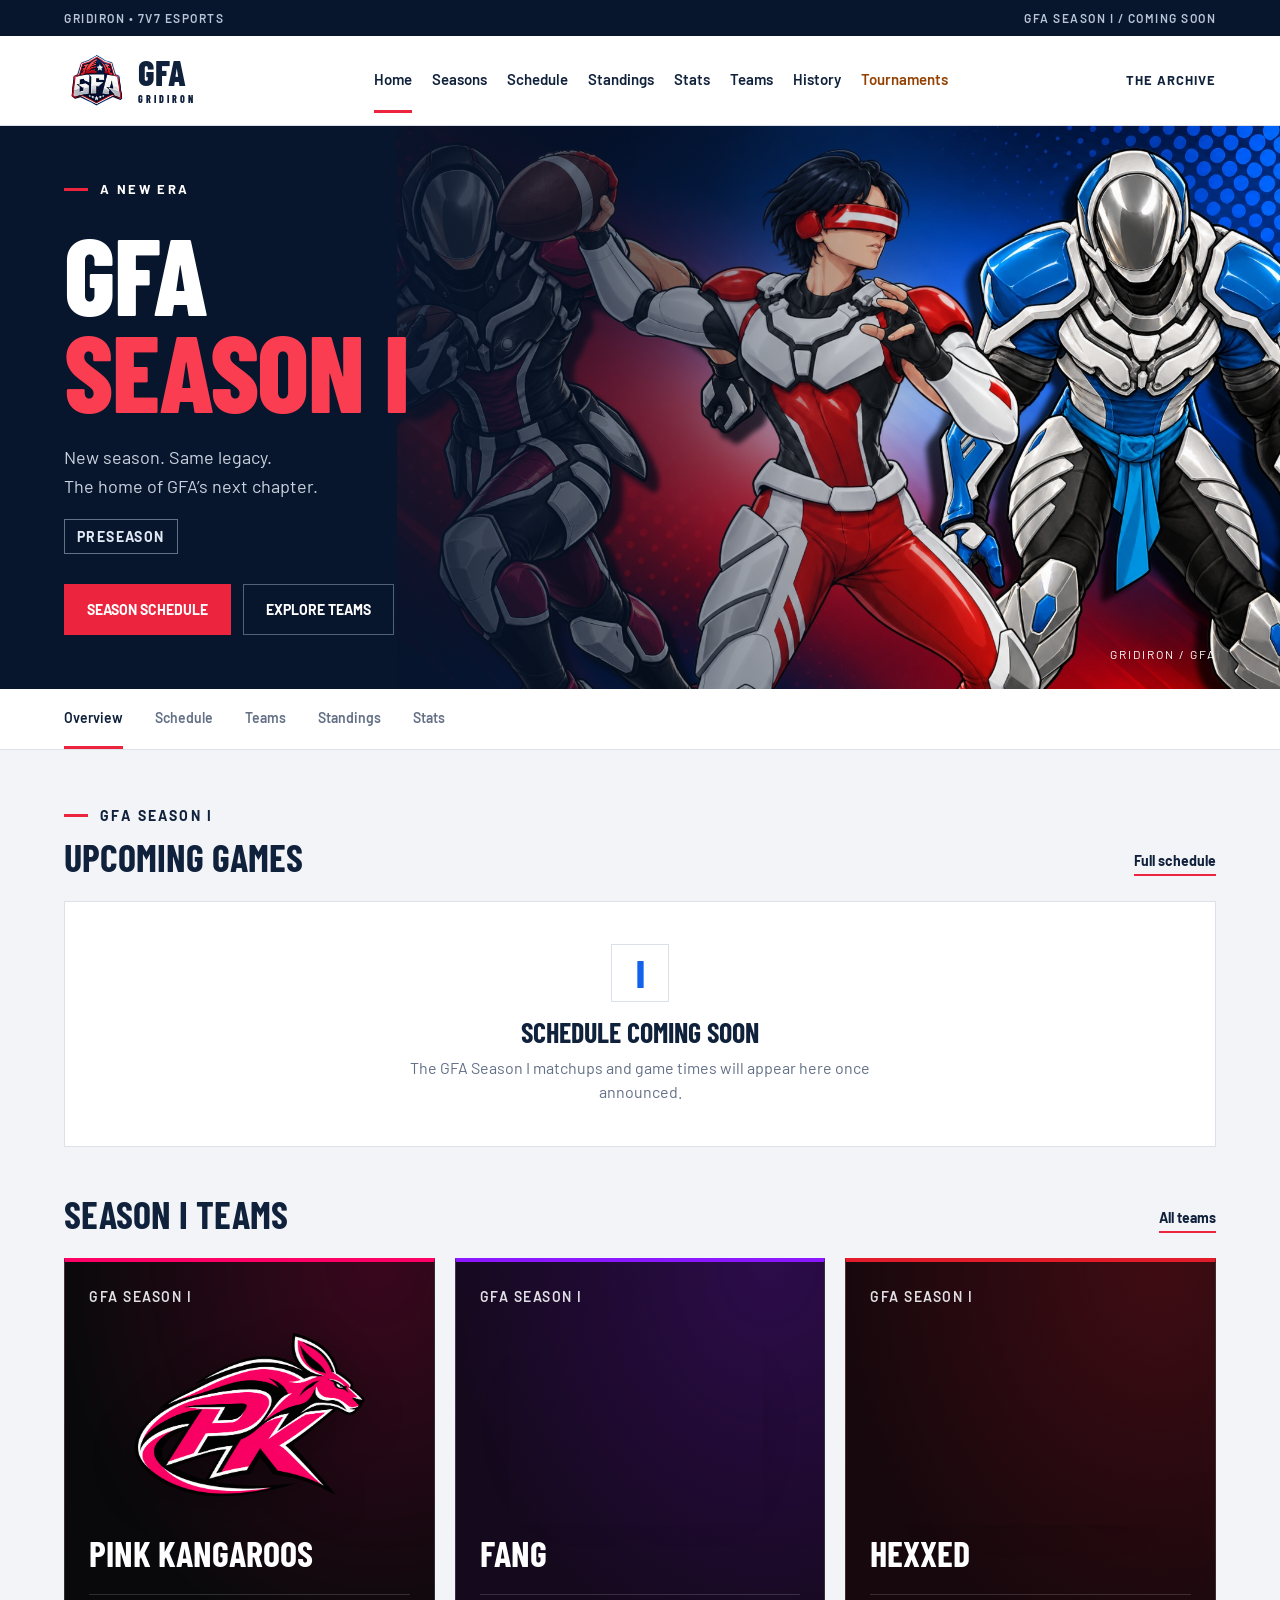
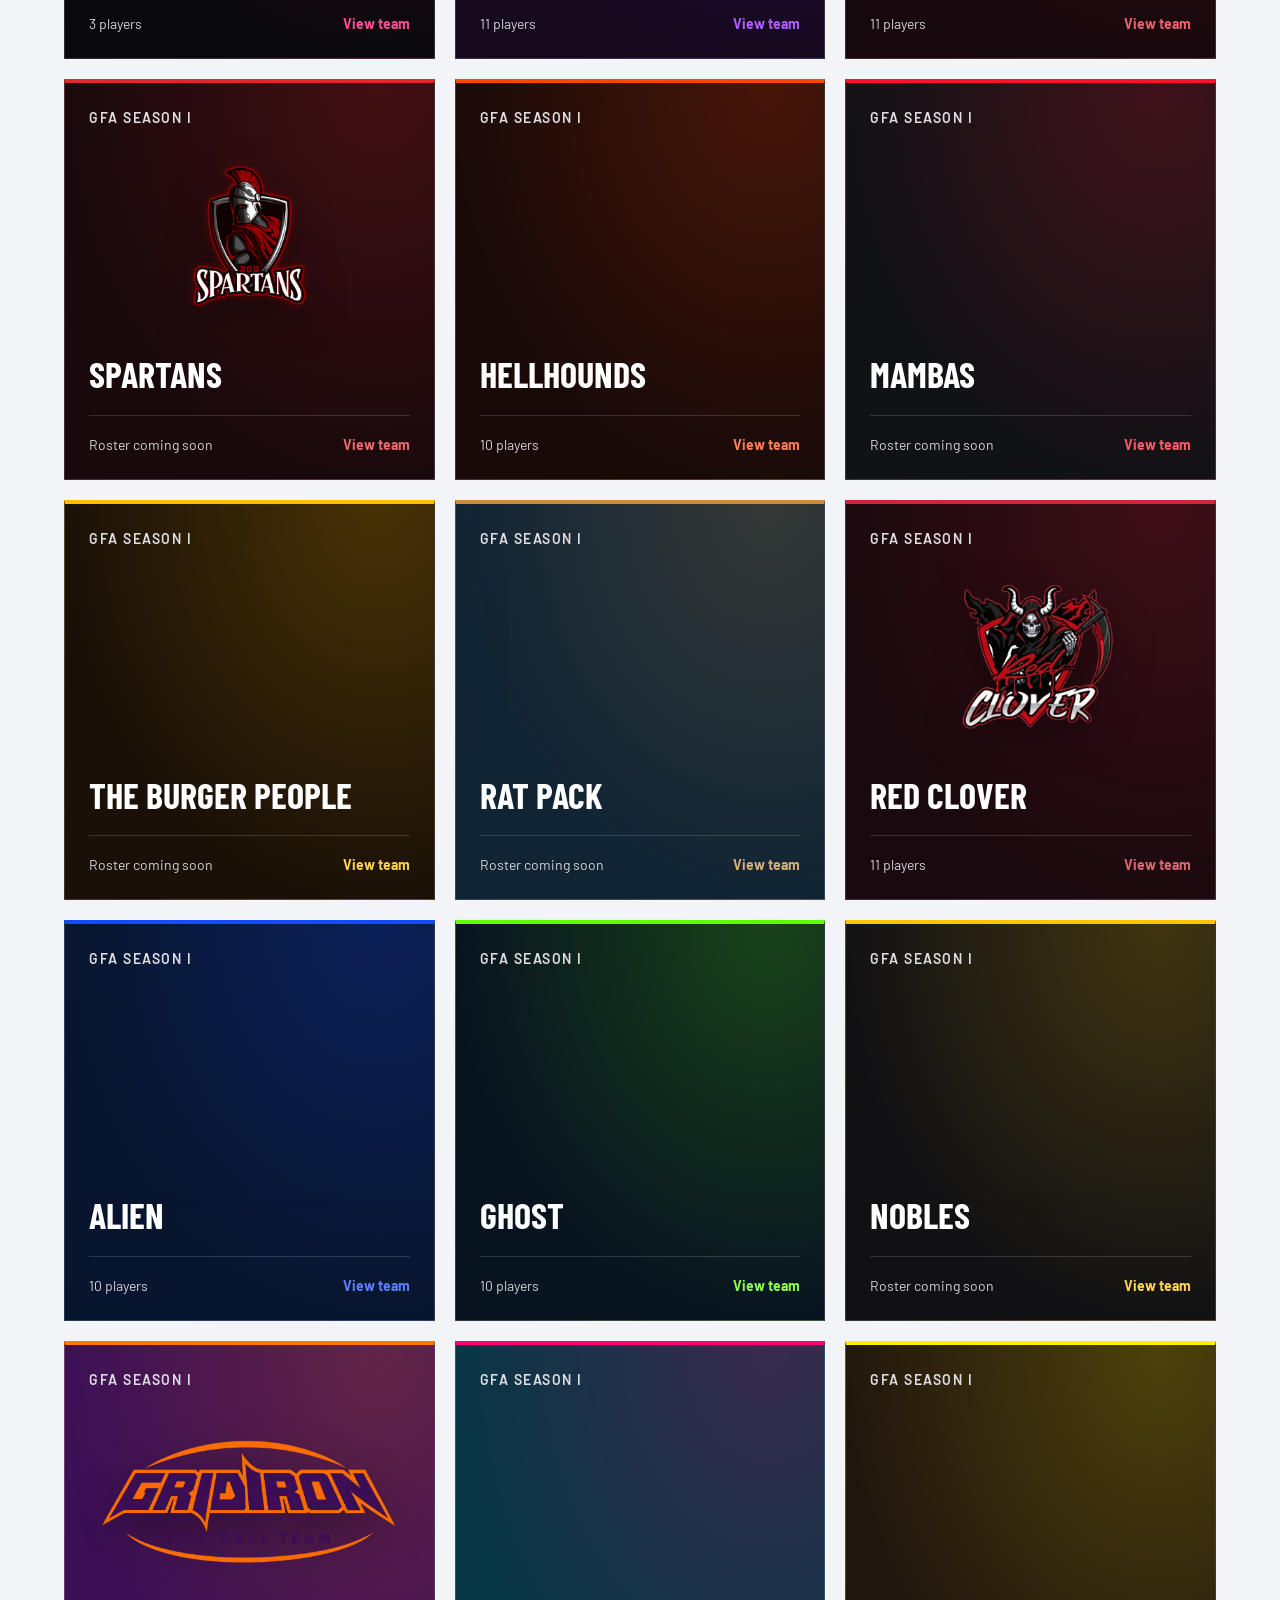
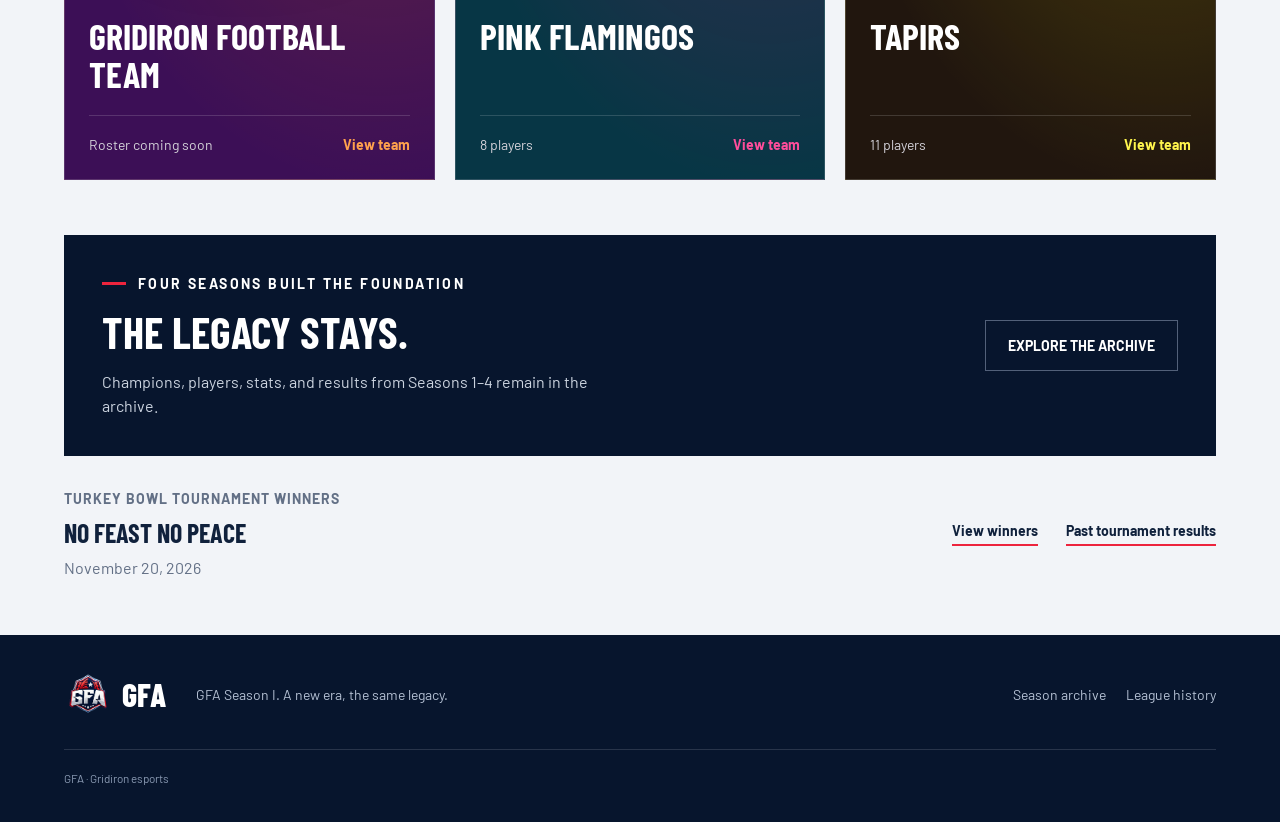
<file: index.html>
<!doctype html>
<html lang="en"><head><meta charset="utf-8"><meta name="viewport" content="width=device-width,initial-scale=1"><title>GFA Season I | Gridiron League</title><meta name="description" content="The home of GFA Season I. Find upcoming games, team schedules, rosters and player profiles, plus the Seasons 1–4 archive."><link rel="icon" href="assets/logo.png"><link rel="stylesheet" href="style.css?v=20260925-2"><link rel="stylesheet" href="champions.css"><link rel="stylesheet" href="tournament.css?v=20261121-leaders"><link rel="stylesheet" href="current-season.css?v=20261122-teams-batch"></head><body><a class="skip" href="#main">Skip to content</a><div class="topline"><span>GRIDIRON • 7V7 ESPORTS</span><span>GFA SEASON I / COMING SOON</span></div><header><a class="brand" href="#home" aria-label="GFA home"><img src="assets/logo.png" alt="GFA"><span>GFA<span class="brand-small">GRIDIRON</span></span></a><nav aria-label="Main navigation"><a href="#home">Home</a><a href="#seasons">Seasons</a><a href="#games/I" data-current-page="games">Schedule</a><a href="#standings/I" data-current-page="standings">Standings</a><a href="#stats/I" data-current-page="stats">Stats</a><a href="#teams/I" data-current-page="teams">Teams</a><a href="#history">History</a><a class="tourney-nav" href="halloween-horror-nights/">Tournaments</a></nav><a class="archive-link" href="#seasons">THE ARCHIVE</a></header><main id="main" tabindex="-1"><p class="loading">Loading GFA Season I…</p></main><footer><a class="footer-brand" href="#home"><img src="assets/logo.png" alt="">GFA</a><p>GFA Season I. A new era, the same legacy.</p><div><a href="#seasons">Season archive</a><a href="#history">League history</a></div><small>GFA · Gridiron esports</small></footer><script src="tournament.js?v=20261121-leaders"></script><script src="current-season.js?v=20261128-rosters"></script><script src="app.js?v=20261128-ghost-roster"></script><script src="team-enhance.js?v=20261122-roster-order"></script></body></html>
</file>
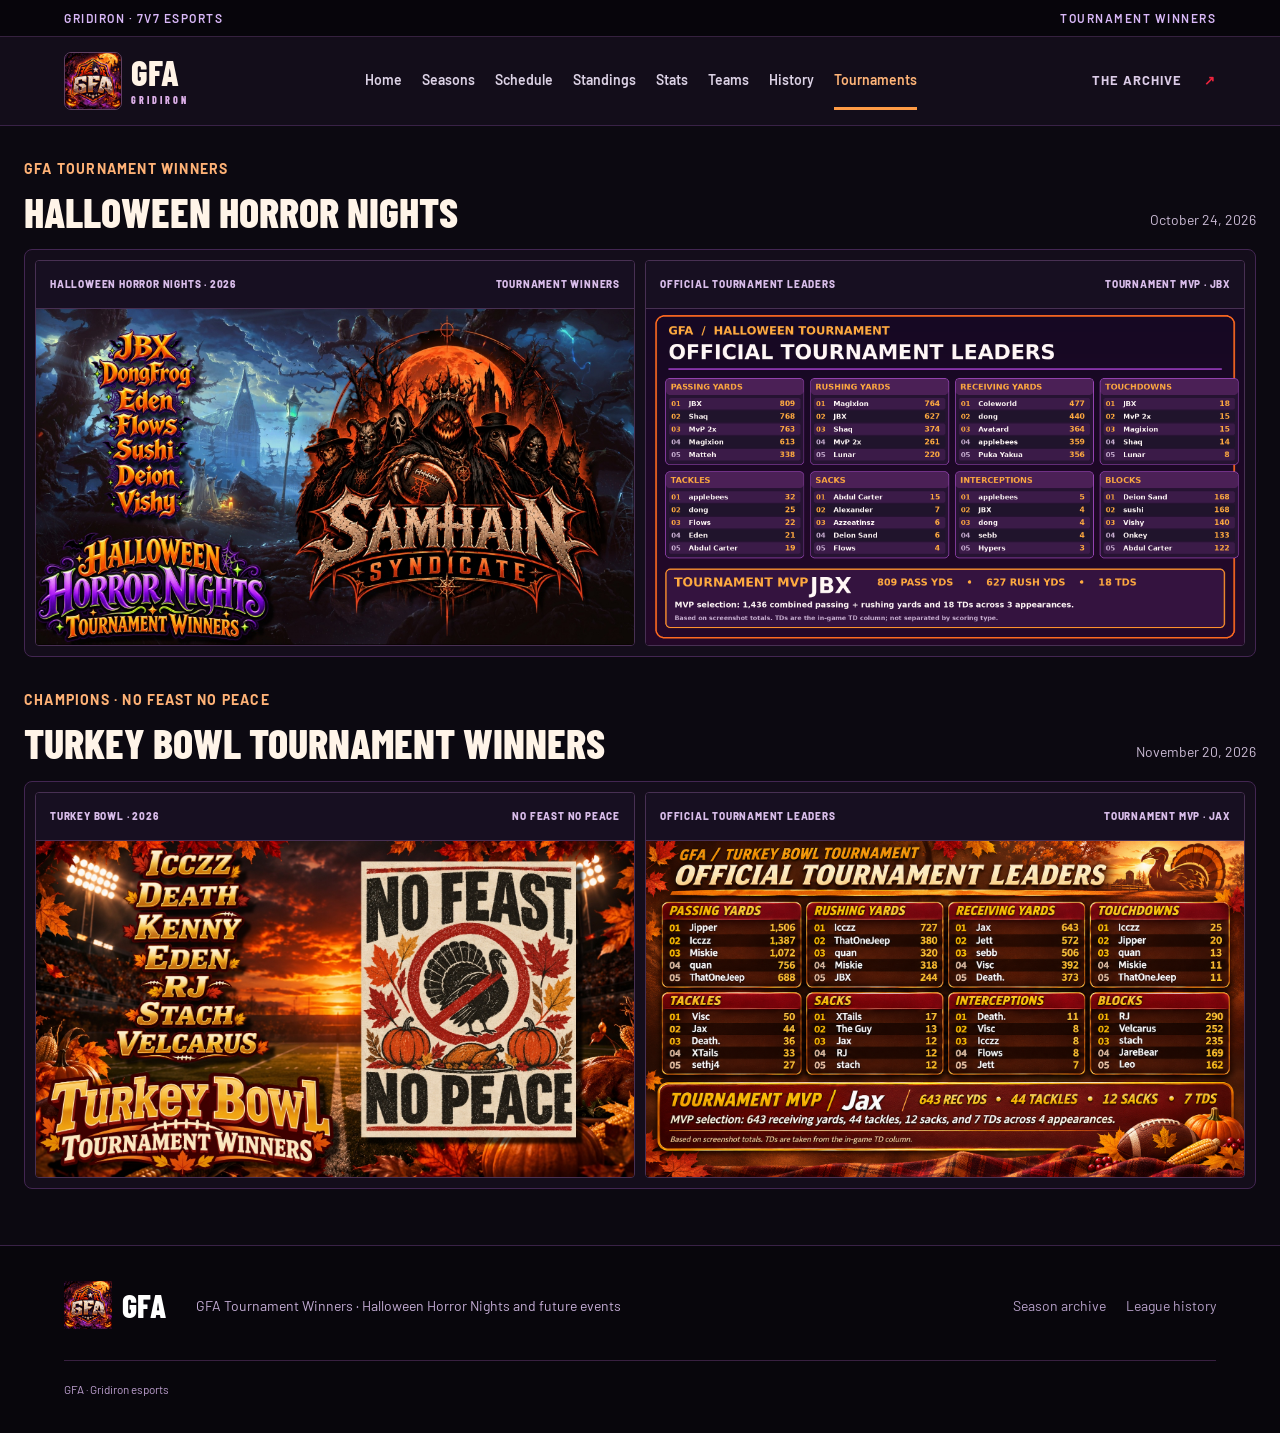
<file: halloween-horror-nights/index.html>
<!doctype html>
<html lang="en">
<head>
  <meta charset="utf-8">
  <meta name="viewport" content="width=device-width,initial-scale=1">
  <title>GFA Tournament Winners | Gridiron</title>
  <meta name="description" content="See No Feast No Peace, the GFA Turkey Bowl winners, alongside Halloween Horror Nights champions and tournament leaders.">
  <link rel="icon" href="../assets/halloween-gfa.webp">
  <link rel="stylesheet" href="../style.css?v=20260925-2">
  <link rel="stylesheet" href="../tournament.css?v=20261121-leaders">
  <link rel="stylesheet" href="../current-season.css?v=20261119-1">
</head>
<body class="tourney-page">
  <a class="skip" href="#main">Skip to content</a>
  <div class="topline"><span>GRIDIRON · 7V7 ESPORTS</span><span>TOURNAMENT WINNERS</span></div>
  <header>
    <a class="brand" href="../#home" aria-label="GFA home"><img src="../assets/halloween-gfa.webp" alt="GFA"><span>GFA<span class="brand-small">GRIDIRON</span></span></a>
    <nav aria-label="Main navigation"><a href="../#home">Home</a><a href="../#seasons">Seasons</a><a href="../#games/I">Schedule</a><a href="../#standings/I">Standings</a><a href="../#stats/I">Stats</a><a href="../#teams/I">Teams</a><a href="../#history">History</a><a class="tourney-nav active" href="./" aria-current="page">Tournaments</a></nav>
    <a class="archive-link" href="../#seasons">THE ARCHIVE <span>↗</span></a>
  </header>
  <main id="main" tabindex="-1"><p class="loading">Loading tournament results…</p><noscript><p>Enable JavaScript to view tournament results.</p></noscript></main>
  <footer><a class="footer-brand" href="../#home"><img src="../assets/halloween-gfa.webp" alt="">GFA</a><p>GFA Tournament Winners · Halloween Horror Nights and future events</p><div><a href="../#seasons">Season archive</a><a href="../#history">League history</a></div><small>GFA · Gridiron esports</small></footer>
  <script src="../tournament.js?v=20261121-leaders"></script>
  <script>window.GFATournament.render();</script>
</body>
</html>
</file>
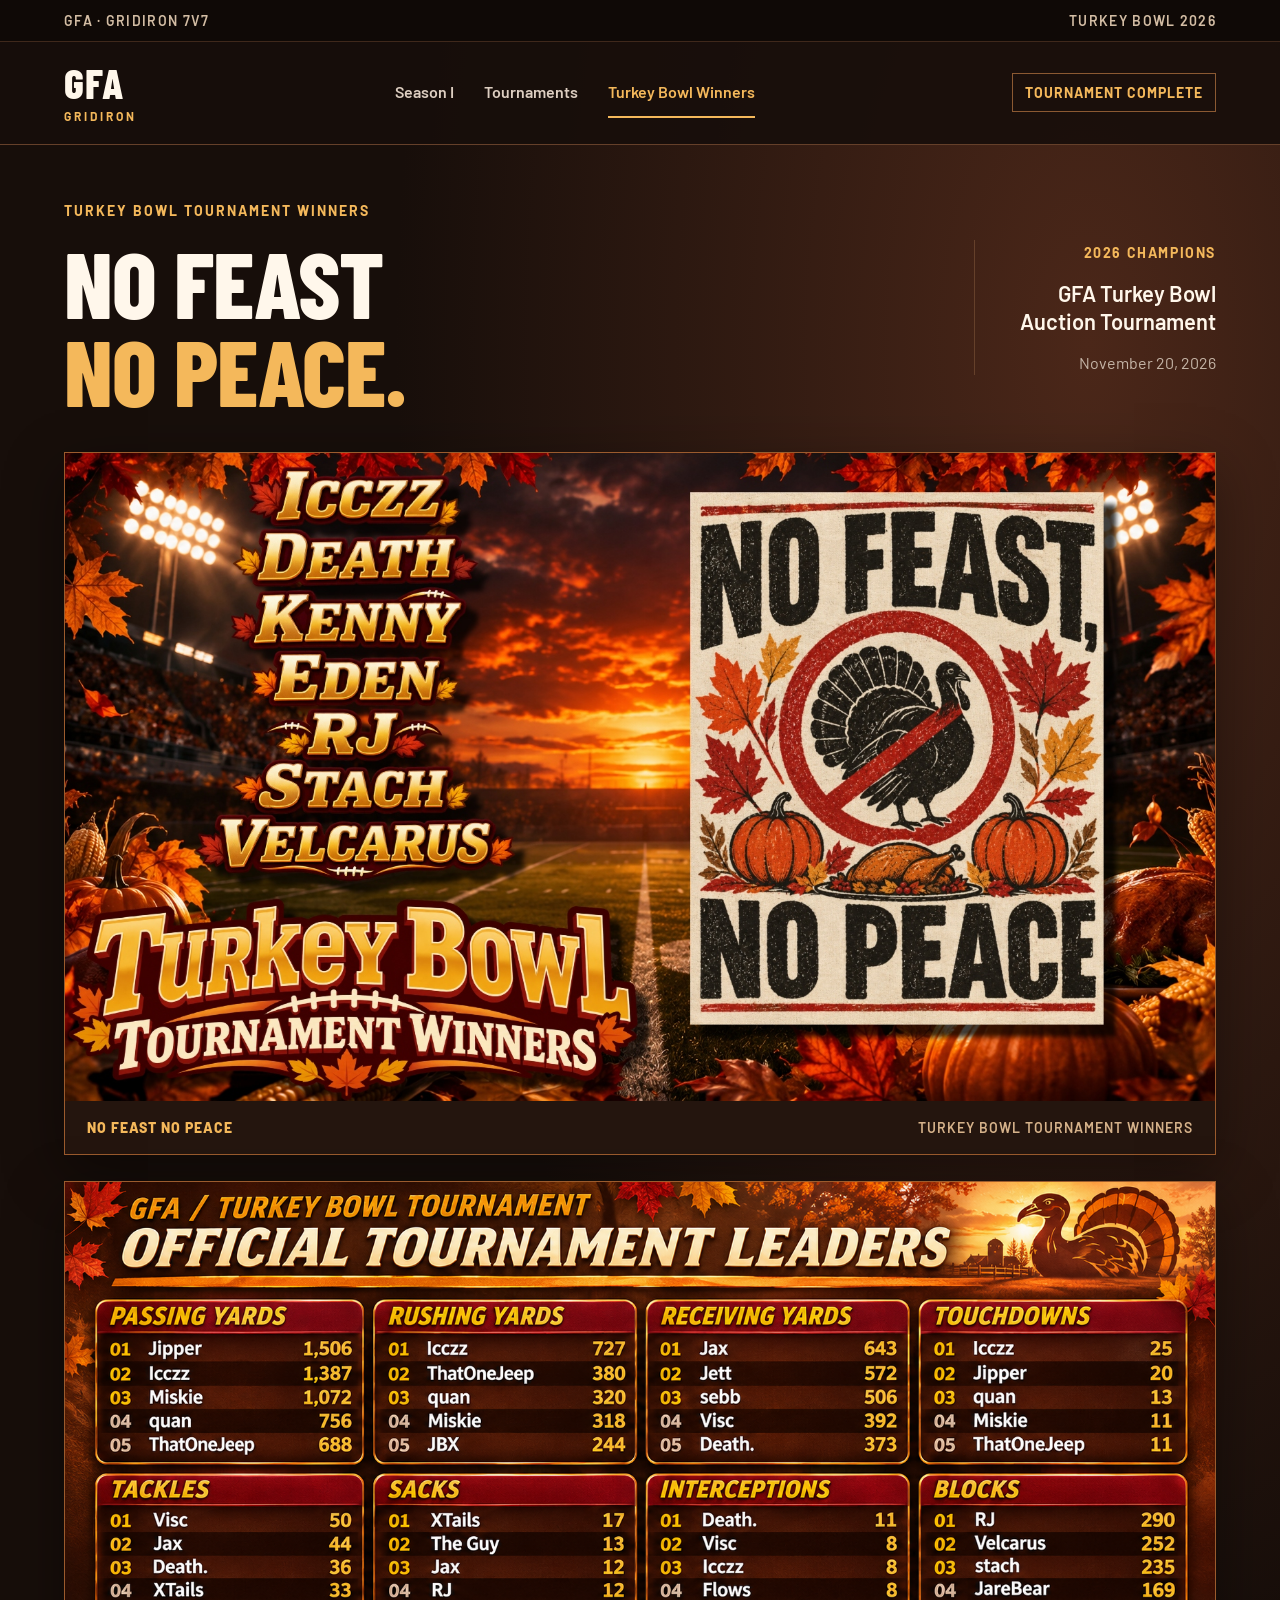
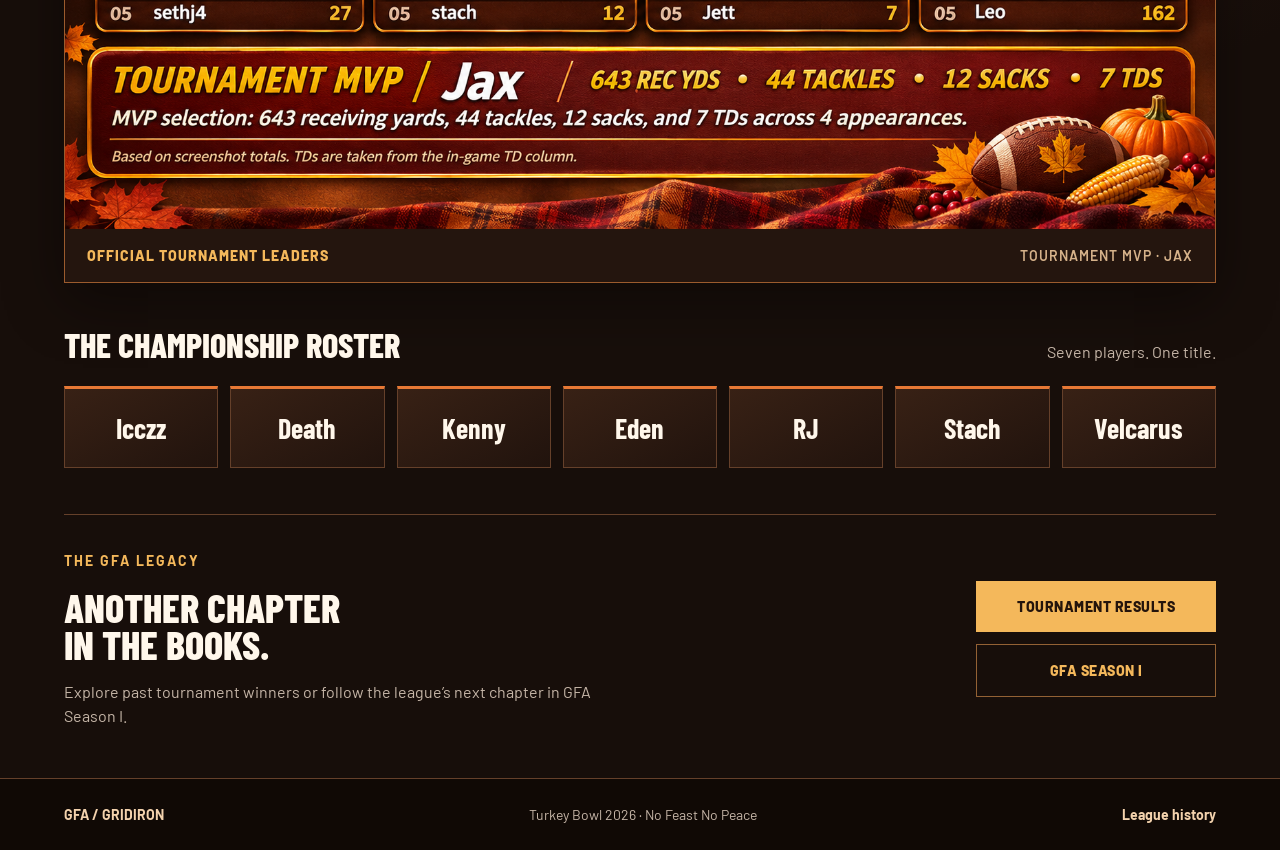
<file: turkey-bowl/index.html>
<!doctype html>
<html lang="en">
<head>
  <meta charset="utf-8">
  <meta name="viewport" content="width=device-width,initial-scale=1">
  <title>No Feast No Peace — Turkey Bowl Tournament Winners | GFA</title>
  <meta name="description" content="No Feast No Peace are the 2026 GFA Turkey Bowl Tournament winners. Championship roster: Icczz, Death, Kenny, Eden, RJ, Stach, and Velcarus.">
  <link rel="canonical" href="https://officialgfa.com/turkey-bowl/">
  <link rel="icon" href="../assets/thanksgiving-gfa.webp">
  <link rel="stylesheet" href="../turkey-winners.css?v=20261121-leaders">
</head>
<body>
  <a class="skip" href="#main">Skip to content</a>
  <div class="event-topline"><span>GFA · GRIDIRON 7V7</span><span>TURKEY BOWL 2026</span></div>
  <header class="winners-header">
    <a class="winners-brand" href="../#home" aria-label="GFA home"><strong>GFA</strong><span>GRIDIRON</span></a>
    <nav aria-label="Main navigation">
      <a href="../#home">Season I</a>
      <a href="../halloween-horror-nights/">Tournaments</a>
      <a href="./" aria-current="page">Turkey Bowl Winners</a>
    </nav>
    <span class="event-complete">TOURNAMENT COMPLETE</span>
  </header>
  <main id="main" tabindex="-1">
    <section class="champions-intro" aria-labelledby="champions-name">
      <div>
        <p class="eyebrow">TURKEY BOWL TOURNAMENT WINNERS</p>
        <h1 id="champions-name">NO FEAST<br><span>NO PEACE.</span></h1>
      </div>
      <div class="champions-event">
        <span class="champions-badge">2026 CHAMPIONS</span>
        <p>GFA Turkey Bowl<br>Auction Tournament</p>
        <time datetime="2026-11-20">November 20, 2026</time>
      </div>
    </section>
    <figure class="champions-art">
      <img src="../assets/turkey-bowl-winners-2026.jpg" width="1672" height="941" alt="No Feast No Peace, GFA Turkey Bowl Tournament Winners: Icczz, Death, Kenny, Eden, RJ, Stach, and Velcarus. Thanksgiving football championship graphic." fetchpriority="high">
      <figcaption><span>NO FEAST NO PEACE</span><span>TURKEY BOWL TOURNAMENT WINNERS</span></figcaption>
    </figure>
    <figure class="champions-art tournament-leaders-art">
      <img src="../assets/turkey-bowl-leaders-2026.png" width="1672" height="941" alt="Turkey Bowl official tournament leaders. Tournament MVP Jax: 643 receiving yards, 44 tackles, 12 sacks, and 7 touchdowns across 4 appearances." loading="lazy">
      <figcaption><span>OFFICIAL TOURNAMENT LEADERS</span><span>TOURNAMENT MVP · JAX</span></figcaption>
    </figure>
    <section class="champions-roster" aria-labelledby="roster-title">
      <div class="roster-heading"><h2 id="roster-title">THE CHAMPIONSHIP ROSTER</h2><p>Seven players. One title.</p></div>
      <ul class="winner-names" aria-label="Championship roster">
        <li>Icczz</li><li>Death</li><li>Kenny</li><li>Eden</li><li>RJ</li><li>Stach</li><li>Velcarus</li>
      </ul>
    </section>
    <section class="more-gfa" aria-label="Explore GFA">
      <div><p class="eyebrow">THE GFA LEGACY</p><h2>ANOTHER CHAPTER<br>IN THE BOOKS.</h2><p>Explore past tournament winners or follow the league’s next chapter in GFA Season I.</p></div>
      <div class="winners-actions"><a class="winners-button" href="../halloween-horror-nights/">TOURNAMENT RESULTS</a><a class="winners-button secondary" href="../#home">GFA SEASON I</a></div>
    </section>
  </main>
  <footer><a href="../#home">GFA / GRIDIRON</a><span>Turkey Bowl 2026 · No Feast No Peace</span><a href="../#history">League history</a></footer>
</body>
</html>
</file>
<file: style.css>
@import url('https://fonts.googleapis.com/css2?family=Barlow+Condensed:wght@500;600;700;800&family=Barlow:wght@400;500;600;700;800&display=swap');
:root{--navy:#07152d;--ink:#10213c;--red:#ed243d;--blue:#1262ed;--muted:#637086;--line:#dce1e9;--paper:#f2f4f8}*{box-sizing:border-box}body{margin:0;color:var(--ink);background:var(--paper);font-family:Barlow,Arial,sans-serif;font-size:16px;line-height:1.5}a{color:inherit;text-decoration:none}button,input,select{font:inherit}button,a,select{touch-action:manipulation}a:focus-visible,button:focus-visible,input:focus-visible,select:focus-visible{outline:3px solid #3489ff;outline-offset:4px}.skip{position:absolute;top:-80px;background:white;padding:15px;z-index:10}.skip:focus{top:0}.topline{background:var(--navy);color:#b9c4d6;display:flex;justify-content:space-between;padding:9px 5%;font-size:12px;letter-spacing:1.5px;font-weight:600}header{background:white;display:flex;align-items:center;justify-content:space-between;padding:12px 5%;gap:24px;border-bottom:1px solid var(--line)}.brand{display:flex;align-items:center;gap:9px;font-size:35px;line-height:.9;font-weight:800}.brand img{height:65px;width:65px;object-fit:contain}.brand-small{display:block;font-size:10px;letter-spacing:3px;margin-top:7px}.brand span{font-family:'Barlow Condensed',Impact,sans-serif}nav{display:flex;gap:28px;align-self:stretch;align-items:center}nav a{font-weight:600;font-size:15px;height:100%;display:flex;align-items:center;border-bottom:3px solid transparent}nav a.active{border-color:var(--red)}nav a:hover{color:var(--red)}.archive-link{font-weight:700;font-size:13px;letter-spacing:1px}.archive-link span{color:var(--red);margin-left:18px}.hero{background:var(--navy);color:white;position:relative;min-height:550px;overflow:hidden;display:flex;align-items:center}.hero-img{position:absolute;width:69%;height:100%;right:0;object-fit:cover;object-position:60% center}.hero:after{content:'';position:absolute;inset:0;background:linear-gradient(90deg,#07152d 8%,rgba(7,21,45,.98) 26%,rgba(7,21,45,.56) 51%,rgba(7,21,45,0) 78%)}.hero-content{position:relative;z-index:1;padding:65px 5%;max-width:720px}.eyebrow{font-size:13px;letter-spacing:2.4px;font-weight:700;text-transform:uppercase;display:flex;gap:12px;align-items:center}.eyebrow:before{content:'';width:24px;height:3px;background:var(--red)}h1,h2,h3,.display{font-family:'Barlow Condensed',Impact,'Arial Narrow',sans-serif;line-height:1;text-transform:uppercase}h1{font-size:clamp(58px,6.9vw,100px);font-weight:800;margin:22px 0;letter-spacing:-1.5px}h1 em{font-style:normal;color:#fa3d50}.hero p{color:#cbd3df;max-width:365px;font-size:18px;line-height:1.6}.actions{display:flex;gap:12px;margin-top:30px;flex-wrap:wrap}.btn{display:inline-flex;align-items:center;gap:35px;padding:14px 22px;font-size:14px;font-weight:700;background:var(--red);color:white;border:1px solid var(--red);cursor:pointer}.btn.secondary{background:transparent;border-color:#526079}.hero-label{position:absolute;z-index:1;right:5%;bottom:26px;letter-spacing:2px;font-size:12px;color:white}.season-strip{background:white;border-bottom:1px solid var(--line);display:grid;grid-template-columns:1.1fr repeat(4,1fr);padding:0 5%}.strip-intro{display:flex;align-items:center;gap:14px;font-weight:700;font-size:13px;letter-spacing:1px}.strip-intro span{color:var(--red)}.strip-season{border-left:1px solid var(--line);padding:20px 25px;display:flex;justify-content:space-between;align-items:center}.strip-season strong{display:block;font:700 29px 'Barlow Condensed',sans-serif}.strip-season small{font-size:12px;color:var(--muted);letter-spacing:1px}.strip-season:hover{background:var(--paper)}.wrap{max-width:1420px;margin:auto;padding:55px 5%}.section-head{display:flex;justify-content:space-between;align-items:end;gap:20px;margin-bottom:25px}.section-head h2{font-size:38px;margin:0}.text-link{font-size:14px;font-weight:700;border-bottom:2px solid var(--red);padding-bottom:3px}.home-grid{display:grid;grid-template-columns:1.65fr 1fr;gap:28px}.panel{background:white;border:1px solid var(--line)}.panel-top{padding:20px 24px;border-bottom:1px solid var(--line);display:flex;align-items:center;justify-content:space-between}.panel-top h3{margin:0;font-size:26px}.tag{font-size:12px;letter-spacing:1px;font-weight:700;color:var(--muted)}.table-scroll{overflow:auto}table{width:100%;border-collapse:collapse;white-space:nowrap;text-align:right;font-size:15px}th{font-size:12px;letter-spacing:.8px;color:var(--muted);background:#f8f9fb;font-weight:600;padding:13px 17px}td{padding:15px 17px;border-top:1px solid #e8ecf1}th:first-child,td:first-child{text-align:left}td a{font-weight:600}td a:hover{color:var(--red)}tbody tr:hover{background:#fafbfd}.team-cell{display:flex;align-items:center;gap:13px;text-align:left}.rank{color:#8792a3;min-width:16px;font-size:13px}.monogram{width:32px;height:34px;background:var(--navy);color:white;display:inline-flex;align-items:center;justify-content:center;flex-shrink:0;font:700 16px 'Barlow Condensed',sans-serif;border-bottom:3px solid var(--red)}.positive{color:#17684d}.feature-card{background:var(--navy);color:white;position:relative;overflow:hidden;min-height:345px;display:flex;align-items:end}.feature-card img{position:absolute;inset:0;width:100%;height:100%;object-fit:cover;opacity:.5}.feature-card:after{content:'';position:absolute;inset:0;background:linear-gradient(0deg,#07152d,transparent)}.feature-copy{position:relative;z-index:1;padding:30px}.feature-copy h3{font-size:39px;margin:12px 0}.feature-copy p{color:#ced7e5;margin:10px 0}.link-arrow{display:inline-block;margin-top:10px;font-weight:600}.notes{color:var(--muted);font-size:14px;margin-top:13px}.leaders{display:grid;grid-template-columns:repeat(3,1fr);gap:22px}.leader{background:white;border-top:3px solid var(--navy);padding:25px;position:relative}.leader h3{font-size:29px;margin:17px 0 9px}.leader .value{font:700 46px 'Barlow Condensed',sans-serif}.leader .unit{color:var(--muted);font-size:13px;margin-left:8px}.leader:hover{border-color:var(--red)}.chapter-banner{margin-top:50px;border-top:1px solid var(--line);border-bottom:1px solid var(--line);padding:32px 0;display:flex;align-items:center;gap:30px}.chapter-banner .display{font-size:64px;color:var(--red);font-weight:800}.chapter-banner h3{font-size:30px;margin:0 0 8px}.chapter-banner p{color:var(--muted);margin:0}.chapter-banner .badge{margin-left:auto;flex-shrink:0}.badge{padding:7px 12px;border:1px solid #c9d0dc;font-size:12px;letter-spacing:1px;font-weight:700}.page-head{background:var(--navy);color:white;padding:42px 5% 35px}.page-head h1{font-size:64px;margin:15px 0}.page-head p{color:#becadc;margin:0;max-width:650px}.toolbar{display:flex;gap:14px;flex-wrap:wrap;align-items:center;margin-bottom:25px}.toolbar label{font-size:13px;color:var(--muted);display:flex;gap:8px;align-items:center}.toolbar select,.toolbar input{padding:10px 12px;border:1px solid #cbd2de;background:white;color:var(--ink);min-height:44px;border-radius:0}.toolbar input{margin-left:auto;min-width:235px}.tabs{display:flex;gap:5px;flex-wrap:wrap}.tabs button{padding:10px 17px;border:1px solid var(--line);background:white;cursor:pointer;color:var(--ink);font-weight:600}.tabs button.selected{background:var(--navy);color:white;border-color:var(--navy)}.season-cards{display:grid;grid-template-columns:repeat(2,1fr);gap:25px}.season-card{background:white;border:1px solid var(--line);padding:30px;position:relative}.season-card .number{font:800 80px 'Barlow Condensed',sans-serif;color:#dce2eb;float:right;line-height:1}.season-card h2{font-size:40px;margin:16px 0}.season-card p{color:var(--muted);max-width:300px}.season-card .actions a{font-size:14px;font-weight:600;border-bottom:2px solid var(--red);padding-bottom:4px}.team-grid{display:grid;grid-template-columns:repeat(3,1fr);gap:20px}.team-card{padding:25px;background:white;border:1px solid var(--line)}.team-card .monogram{width:48px;height:50px;font-size:24px}.team-card h3{font-size:28px;margin:20px 0 10px}.team-card p{color:var(--muted);margin:0}.team-card:hover{border-color:var(--red)}.summary-grid{display:grid;grid-template-columns:repeat(4,1fr);gap:1px;background:var(--line);border:1px solid var(--line);margin-bottom:30px}.summary-grid>div{padding:25px;background:white}.summary-grid strong{display:block;font:700 42px 'Barlow Condensed',sans-serif}.summary-grid small{color:var(--muted);font-size:13px}.notice{padding:20px 24px;background:#e9eef6;border-left:3px solid var(--blue);margin-bottom:25px}.notice p{margin:5px 0 0;color:#51627c}.games{display:grid;grid-template-columns:repeat(2,1fr);gap:16px}.game{padding:20px 24px;background:white;border:1px solid var(--line)}.game time{font-size:13px;color:var(--muted)}.game-line{display:flex;justify-content:space-between;gap:20px;margin-top:10px;font-weight:600}.game-line strong{font:700 25px 'Barlow Condensed',sans-serif}.award-grid{display:grid;grid-template-columns:repeat(3,1fr);gap:20px}.award{background:white;padding:24px;border-top:3px solid var(--red)}.award h3{font-size:30px;margin:12px 0}.award p{font-size:14px;color:var(--muted)}.empty{padding:45px 25px;text-align:center;color:var(--muted)}footer{background:var(--navy);color:#b4c0d3;padding:35px 5%;display:flex;align-items:center;gap:30px;flex-wrap:wrap;font-size:14px}.footer-brand{display:flex;align-items:center;gap:10px;font:800 32px 'Barlow Condensed',sans-serif;color:white}.footer-brand img{height:48px}footer p{flex:1}footer div{display:flex;gap:20px}footer small{width:100%;padding-top:20px;border-top:1px solid #28344a;color:#8898b1}.loading{padding:80px 5%}.stats-note{margin-top:20px;font-size:14px;color:var(--muted)}
@media(min-width:1600px){.hero-content{margin-left:calc((100vw - 1450px)/2)}}@media(max-width:1000px){nav{gap:16px}.archive-link{display:none}.home-grid{grid-template-columns:1fr 1fr}.strip-season{padding:18px 12px}.team-grid,.award-grid{grid-template-columns:repeat(2,1fr)}}@media(max-width:700px){header{flex-wrap:wrap;padding:10px 5% 0;gap:8px}.brand img{height:47px;width:47px}.brand{font-size:29px}nav{width:100%;justify-content:space-between;gap:8px;overflow:auto}nav a{padding:13px 0;font-size:14px}.topline{font-size:10px;letter-spacing:1px}.hero{min-height:545px;align-items:end}.hero-img{width:100%;object-position:58% top;height:100%}.hero:after{background:linear-gradient(0deg,#07152d 2%,rgba(7,21,45,.92) 35%,rgba(7,21,45,.1) 100%)}.hero-content{padding:190px 6% 38px}.hero h1{font-size:65px;margin:12px 0}.hero p{font-size:16px}.hero-label{display:none}.eyebrow{font-size:12px}.season-strip{grid-template-columns:repeat(4,1fr);padding:0}.strip-intro{display:none}.strip-season{padding:16px 10px}.strip-season strong{font-size:23px}.strip-season small{font-size:10px}.strip-season>span{display:none}.wrap{padding:35px 5%}.home-grid,.leaders,.season-cards,.games{grid-template-columns:1fr}.section-head h2{font-size:32px}.feature-card{min-height:300px}.leaders{gap:12px}.leader{padding:20px}.leader h3{margin:12px 0}.leader .value{font-size:38px}.chapter-banner{align-items:start;gap:17px;flex-wrap:wrap}.chapter-banner .display{font-size:52px}.chapter-banner .badge{margin-left:0}.page-head h1{font-size:49px;word-break:break-word}.team-grid,.award-grid{grid-template-columns:1fr}.summary-grid{grid-template-columns:repeat(2,1fr)}.toolbar input{width:100%;margin-left:0}.toolbar label{flex-wrap:wrap}.panel-top{padding:17px}.panel-top h3{font-size:23px}td,th{padding:13px 12px}.team-cell{gap:8px}.team-cell .monogram{display:none}footer{gap:15px}footer p{flex-basis:65%}}

th[data-sort-key]{cursor:pointer;user-select:none;transition:background .15s,color .15s;text-decoration:underline;text-decoration-color:transparent;text-underline-offset:5px}th[data-sort-key]::after{content:" ↕";color:#9aa7ba;opacity:.8}th[data-sort-key]:hover{color:#e72552;background:#f7f9fc;text-decoration-color:#e72552}th[data-sort-key][data-order=desc]::after{content:" ↓";color:#e72552}th[data-sort-key][data-order=asc]::after{content:" ↑";color:#e72552}

.team-logo{display:inline-flex;align-items:center;justify-content:center;background:#fff;overflow:hidden}.team-logo img{width:100%;height:100%;object-fit:contain;padding:4px}
</file>
<file: champions.css>
.champion h3{font-size:30px;margin:12px 0}.roster-list{display:grid;grid-template-columns:1fr 1fr;border-top:1px solid var(--line);margin-top:12px}.roster-list div{padding:7px 4px;border-bottom:1px solid #edf0f4;font-size:14px}.roster-list span{display:inline-block;color:var(--muted);font-size:11px;font-weight:700;width:38px}
</file>
<file: tournament.css>
/* Halloween event styles, scoped to this page. */
.tourney-page{background:#0c0911;color:#f8f2eb;--tourney-line:#3a2b47}
.tourney-page .topline{background:#07050b;color:#d9b8f8;border-bottom:1px solid #35213f}
.tourney-page header{background:#130d1a;border-color:#392247;padding-top:15px;padding-bottom:15px}
.tourney-page .brand{color:#fff3e6}.tourney-page .brand img{width:58px;height:58px;border-radius:7px;object-fit:cover;border:1px solid #604161}.tourney-page .brand-small{color:#dcafe8}
.tourney-page nav a{color:#dcd2e5;white-space:nowrap;font-size:14px}.tourney-page nav a.active,.tourney-page nav a:hover{color:#ffb478;border-color:#ff9b45}.tourney-page .archive-link{color:#dccce8;border-color:#5b4068}
.tourney-hero{max-width:1400px;margin:26px auto 0;border:1px solid #432652;border-radius:8px;overflow:hidden;background:#140d1b}
.tourney-eventline{display:flex;justify-content:space-between;align-items:center;gap:20px;background:#170f21;padding:14px 28px;border-bottom:1px solid #483053;font-size:12px;letter-spacing:1.3px;font-weight:800;color:#d8bce9}.tourney-eventline time{color:#ffb276}
.tourney-hero-stage{position:relative;isolation:isolate;min-height:420px}.tourney-player-art{display:block;width:100%;height:520px;object-fit:cover;object-position:center 25%}
.tourney-hero-stage:after{content:'';position:absolute;inset:0;z-index:1;pointer-events:none;background:linear-gradient(0deg,#0c0715 0%,#0c0715d9 16%,#0c071563 43%,transparent 72%)}
.tourney-hero-copy{position:absolute;bottom:34px;left:42px;z-index:2;max-width:720px}.tourney-hero-copy .eyebrow{color:#ffb36f;font-weight:800;letter-spacing:2px;font-size:12px}
.tourney-hero h1{font:800 clamp(48px,5.1vw,76px)/.91 'Barlow Condensed',Impact,sans-serif;letter-spacing:-.5px;color:#fff8ee;margin:12px 0 24px;text-shadow:0 2px 16px #08050dcc}.tourney-hero h1 span{display:block}.tourney-hero h1 em{display:block;font-style:normal;color:#ffa456}
.tourney-hero-mark{position:absolute;right:30px;bottom:34px;z-index:2;font-size:11px;letter-spacing:3px;writing-mode:vertical-rl;color:#e5c9ff}
.tourney-btn{background:#ff9b45!important;color:#271207!important;border:1px solid #ff9b45!important;border-radius:3px;display:inline-flex;align-items:center;justify-content:space-between;gap:24px;font-weight:800;font-size:13px;letter-spacing:.6px;min-height:50px;padding:14px 21px;box-shadow:0 4px 18px #ec6f261f}.tourney-btn:hover{background:#ffb16e!important;border-color:#ffb16e!important}.tourney-btn:disabled{background:#34283e!important;border-color:#584365!important;color:#e6d4ef!important;box-shadow:none;cursor:not-allowed;opacity:1}
.tourney-wrap{max-width:1330px;display:grid;grid-template-columns:1.08fr 1fr;gap:64px;padding:48px 30px 76px!important;margin:auto;align-items:start}
.tourney-brand-card{display:grid;grid-template-columns:190px 1fr;gap:25px;align-items:center;margin-bottom:34px}.tourney-brand-card img{display:block;width:100%;height:auto;aspect-ratio:1;border:1px solid #704c81;border-radius:7px;box-shadow:0 0 40px #8d31cf12}.tourney-info .eyebrow{font-size:10px;color:#d7acef;font-weight:800;letter-spacing:1.2px}
.tourney-info h2{font:800 34px/.99 'Barlow Condensed',Impact,sans-serif;color:#fff3e6;margin:12px 0}.tourney-brand-card p{color:#bdb0c8;font-size:14px;line-height:1.65;margin:12px 0 0}
.tourney-how-heading{font-size:11px;letter-spacing:1.6px;color:#ffb579;margin:0 0 18px;padding-top:22px;border-top:1px solid #39263f}
.tourney-steps{list-style:none;padding:0;margin:0;counter-reset:step}.tourney-steps li{counter-increment:step;position:relative;padding:0 0 24px 49px}.tourney-steps li:before{content:counter(step,decimal-leading-zero);position:absolute;left:0;top:2px;border:1px solid #664471;border-radius:4px;width:31px;height:31px;display:flex;align-items:center;justify-content:center;color:#dca7ff;background:#1b1223;font-size:12px;font-weight:800}.tourney-steps strong{font-size:16px;color:#f4eaf9;font-weight:700}.tourney-steps p{color:#b6a9c0;font-size:14px;margin:4px 0;line-height:1.6}
.tourney-note{color:#b6a9c0;font-size:12px;line-height:1.75;max-width:470px;margin-top:2px}.tourney-info .text-link{color:#e2bdf8;font-size:13px;display:inline-block;margin-top:16px}
.tourney-form-card{background:#191120;border:1px solid #60416e;border-top:3px solid #b36af0;border-radius:8px;padding:32px 34px;box-shadow:0 18px 65px #0005;scroll-margin-top:24px}
.tourney-form-top{display:flex;align-items:center;justify-content:space-between;gap:16px}.tourney-form-top .eyebrow{font-size:10px;color:#dfb4f7;font-weight:800;letter-spacing:1.4px}.tourney-form-date{font-size:11px;font-weight:700;color:#ffc08f;border:1px solid #644357;border-radius:3px;padding:4px 8px}
.tourney-form-card h2{font:800 clamp(31px,3vw,43px)/1 'Barlow Condensed',Impact,sans-serif;margin:20px 0 7px;color:#fff4e8}.tourney-form-intro{color:#c1adce;font-size:14px;margin:0 0 27px}
.tourney-fields{display:grid;grid-template-columns:1fr 1fr;gap:22px 16px}.tourney-full-field{grid-column:1/-1}.tourney-fields label{display:block;font-size:13px;color:#f3e5fb;font-weight:600;margin-bottom:8px}
.tourney-fields input,.tourney-fields select{width:100%;min-width:0;min-height:51px;padding:13px 14px;border:1px solid #624d70;border-radius:4px;background:#271c31;color:#fff6ed;font-size:14px;box-shadow:none}.tourney-fields input::placeholder{color:#baabc6;opacity:1}.tourney-fields input:focus,.tourney-fields select:focus{border-color:#c58af1}
.tourney-consent{display:flex;align-items:flex-start;gap:10px;color:#c7b7d2;font-size:12px;line-height:1.7;margin:25px 0;cursor:pointer}.tourney-consent input{width:17px;height:17px;margin:3px 0 0;flex-shrink:0;accent-color:#ff9b45}
.tourney-form-card button{width:100%;min-height:54px}.tourney-status{font-size:12px;line-height:1.7;color:#c9b4d8;margin:18px 0 0;padding-top:16px;border-top:1px solid #493251}
.tourney-page footer{background:#08060c;border-top:1px solid #392247;color:#b6a0c8}.tourney-page footer p{color:#c4add5}.tourney-page footer small{border-color:#382041;color:#ba9dcc}.tourney-page .skip{color:#152035}.tourney-page a:focus-visible,.tourney-page button:focus-visible,.tourney-page input:focus-visible,.tourney-page select:focus-visible{outline-color:#cf97ff}
.tourney-home-banner{display:flex;align-items:center;justify-content:space-between;gap:28px;background:#151318;border-left:5px solid #ff9b45;color:#fff;padding:30px 34px;margin-bottom:40px}.tourney-home-banner .eyebrow{color:#ffab67}.tourney-home-banner h2{font-family:'Barlow Condensed',Impact,sans-serif;font-size:31px;line-height:1.05;margin:7px 0 9px}.tourney-home-banner p{color:#d2c8c0;margin:0;font-size:14px}nav .tourney-nav{color:#934000}
@media(min-width:1500px){.tourney-hero{margin-top:34px}.tourney-player-art{height:560px}.tourney-hero-copy{left:50px;bottom:40px}}
@media(max-width:1450px){.tourney-hero{margin-left:24px;margin-right:24px}}
@media(max-width:1050px){.tourney-wrap{gap:32px}.tourney-brand-card{grid-template-columns:150px 1fr;gap:18px}.tourney-info h2{font-size:28px}.tourney-form-card{padding:27px 25px}.tourney-player-art{height:460px}.tourney-hero-copy{left:30px;bottom:29px}.tourney-hero h1{font-size:61px}.tourney-page nav{gap:14px}}
@media(max-width:800px){.tourney-wrap{grid-template-columns:1fr;gap:37px;max-width:650px;padding-top:34px!important}.tourney-form-card{grid-row:1}.tourney-brand-card{grid-template-columns:180px 1fr}.tourney-info h2{font-size:34px}.tourney-page nav{gap:18px}.tourney-eventline{font-size:10px;letter-spacing:.8px;padding:13px 20px}.tourney-hero-copy{left:24px}.tourney-player-art{height:430px}.tourney-home-banner{padding:24px}}
@media(max-width:600px){.tourney-hero{margin:18px 15px 0;border-radius:6px}.tourney-eventline{flex-direction:column;align-items:flex-start;gap:6px;padding:13px 17px;letter-spacing:1px}.tourney-hero-stage{min-height:0}.tourney-player-art{width:100%;height:auto;aspect-ratio:1672/941;object-fit:contain}.tourney-hero-stage:after{display:none}.tourney-hero-copy{position:relative;bottom:auto;left:auto;background:#140d1c;padding:24px 20px 25px;max-width:none}.tourney-hero h1{font-size:48px;margin:12px 0 23px}.tourney-hero-copy .eyebrow{font-size:10px}.tourney-hero-mark{display:none}.tourney-hero .btn{width:100%;font-size:11px}.tourney-wrap{padding:28px 19px 48px!important;gap:32px}.tourney-form-card{padding:25px 22px}.tourney-fields{grid-template-columns:1fr;gap:21px}.tourney-form-card h2{font-size:36px}.tourney-brand-card{grid-template-columns:142px 1fr;gap:17px;margin-bottom:28px}.tourney-info h2{font-size:28px}.tourney-brand-card p{font-size:12px}.tourney-info .eyebrow{font-size:9px}.tourney-page header{padding:12px 5% 0}.tourney-page .brand img{height:47px;width:47px}.tourney-page .topline{font-size:9px;letter-spacing:.5px}.tourney-page footer{padding:26px 5%}.tourney-home-banner{flex-direction:column;align-items:flex-start;gap:20px}.tourney-home-banner .btn{width:100%}}
@media(prefers-reduced-motion:reduce){.tourney-page *{scroll-behavior:auto!important}}

.tourney-fields select{color-scheme:dark}.tourney-fields select option{background:#271c31;color:#fff6ed}

/* Winners page: Halloween artwork followed by the next event announcement. */
.tourney-page .tourney-hero-stage{min-height:0;background:linear-gradient(135deg,#100a17,#211327 55%,#2f150e);padding:12px}
.tourney-page .tourney-winner-art{display:block;width:100%;height:auto;aspect-ratio:16/9;object-fit:contain;border:1px solid #66446d;box-shadow:0 8px 35px #0008}
.tourney-next-wrap{max-width:1330px;margin:auto;padding:0 30px 76px!important;display:block}
.tourney-next-card{display:flex;align-items:center;justify-content:space-between;gap:28px;padding:30px 34px;background:linear-gradient(115deg,#17121d,#292039);border:1px solid #60416e;border-left:5px solid #ff9b45;border-radius:4px;box-shadow:0 14px 42px #0005;color:#fff}
.tourney-next-card .eyebrow{color:#ffb276;font-size:11px;font-weight:800;letter-spacing:1.8px}
.tourney-next-card h2{font:800 clamp(30px,4vw,42px)/1 'Barlow Condensed',Impact,sans-serif;margin:10px 0;color:#fff4e8}
.tourney-next-card p{margin:0;color:#d2c8dc;font-size:14px;line-height:1.6}
.tourney-tbd{flex:0 0 auto;padding:12px 18px;border:1px solid #ff9b45;color:#ffb276;font-size:21px;font-weight:900;letter-spacing:3px}
@media(max-width:600px){.tourney-page .tourney-hero-stage{padding:5px}.tourney-next-wrap{padding:0 19px 48px!important}.tourney-next-card{align-items:flex-start;flex-direction:column;padding:24px 20px;gap:18px}}

/* Halloween results: show the winners and stat leaders together. */
.tourney-page .tourney-gallery{display:grid;grid-template-columns:repeat(2,minmax(0,1fr));gap:10px;padding:10px}
.tourney-page .tourney-art-card{min-width:0;margin:0;overflow:hidden;background:#100a17;border:1px solid #483053;border-radius:4px}
.tourney-page .tourney-art-card .tourney-eventline{min-height:48px;padding:12px 14px;font-size:10px;letter-spacing:.8px}
.tourney-page .tourney-leader-art{display:block;width:100%;height:auto;aspect-ratio:16/9;object-fit:contain;background:#100a17}
.tourney-page .tourney-gallery .tourney-winner-art{border:0;box-shadow:none}
@media(max-width:800px){.tourney-page .tourney-gallery{grid-template-columns:1fr;max-width:720px}}
@media(max-width:600px){.tourney-page .tourney-gallery{margin:18px 15px 0;padding:6px;gap:8px}.tourney-page .tourney-art-card .tourney-eventline{min-height:0;font-size:9px;padding:10px}.tourney-page .tourney-gallery .tourney-winner-art,.tourney-page .tourney-leader-art{aspect-ratio:16/9}}

/* Keep tournament navigation readable at tablet widths. */
@media(min-width:701px) and (max-width:1200px){header{flex-wrap:wrap}header nav{order:3;width:100%;justify-content:space-between;gap:15px;overflow-x:auto}header nav a{white-space:nowrap;font-size:14px;padding:10px 0}.archive-link{display:none}}

/* Separate completed tournaments in the order they were played. */
.tourney-results-section{max-width:1400px;margin:32px auto 0;scroll-margin-top:24px}
.tourney-results-section:last-child{margin-bottom:56px}
.tourney-section-heading{display:flex;align-items:flex-end;justify-content:space-between;gap:24px;margin:0 0 16px}
.tourney-section-label{color:#ffb276;font-size:14px;font-weight:700;letter-spacing:1.2px;margin:0 0 10px}
.tourney-section-heading h1,.tourney-section-heading h2{font:800 clamp(28px,3.4vw,42px)/1.05 'Barlow Condensed',Impact,sans-serif;color:#fff4e8;letter-spacing:0;margin:0}
.tourney-section-date{color:#cbbbd5;font-size:14px;white-space:nowrap;margin:0 0 3px}
.tourney-results-section .tourney-gallery{max-width:none;margin:0}
.tourney-page .tourney-turkey-gallery{grid-template-columns:repeat(2,minmax(0,1fr))}
@media(max-width:1450px){.tourney-results-section{margin:32px 24px 0}}
@media(max-width:600px){.tourney-results-section{margin:26px 15px 0}.tourney-section-heading{align-items:flex-start;flex-direction:column;gap:9px;margin-bottom:13px}.tourney-section-label{font-size:14px;letter-spacing:.8px}.tourney-section-heading h1,.tourney-section-heading h2{font-size:30px}.tourney-section-date{margin:0}.tourney-results-section:last-child{margin-bottom:36px}.tourney-results-section .tourney-gallery{margin:0}}

@media(max-width:800px){.tourney-page .tourney-turkey-gallery{grid-template-columns:1fr}}
</file>
<file: current-season.css>
.season-hero{min-height:500px}.season-hero h1{font-size:clamp(72px,8.5vw,120px);line-height:.9;margin:24px 0}.season-hero .hero-content{padding-top:54px;padding-bottom:54px}.season-status{display:inline-block;border:1px solid #61718a;padding:6px 12px;font-size:14px;font-weight:700;letter-spacing:1.4px;color:#e0e8f4}.season-nav{padding:0 5%;background:white;border-bottom:1px solid var(--line);display:flex;align-items:stretch;gap:32px;overflow-x:auto;white-space:nowrap}.season-nav a{padding:18px 0;color:var(--muted);font-size:16px}.season-nav a[aria-current=page]{color:var(--ink);border-color:var(--red)}.season-section{margin-top:48px}.season-home .section-head .eyebrow{margin-bottom:12px;font-size:14px}.season-empty{display:flex;align-items:center;justify-content:center;flex-direction:column;padding:42px 24px;background:#fff;border:1px solid var(--line);text-align:center;min-height:210px}.season-empty-mark{font:800 38px 'Barlow Condensed',Impact,sans-serif;border:1px solid var(--line);color:var(--blue);width:58px;height:58px;display:flex;align-items:center;justify-content:center;margin-bottom:16px}.season-empty h3{font-size:28px;margin:0 0 10px}.season-empty p{font-size:16px;color:var(--muted);margin:0;max-width:520px}.season-games{display:grid;grid-template-columns:repeat(2,minmax(0,1fr));gap:20px}.season-game{background:#fff;border:1px solid var(--line);padding:22px}.season-game-meta{display:flex;justify-content:space-between;gap:16px;letter-spacing:.8px;font-size:14px;font-weight:700;color:var(--muted)}.game-status{color:#335e9a}.game-status.is-final{color:#236d50}.season-matchup{margin:20px 0}.season-game-team{display:flex;align-items:center;gap:14px;padding:8px 0;font-size:18px;font-weight:700}.season-game-team>span:nth-child(2){flex:1}.season-game-team small{display:block;color:var(--muted);font-size:14px;font-weight:500}.season-game-team strong{font:700 32px 'Barlow Condensed',Impact,sans-serif}.season-logo{width:48px;height:48px;display:inline-flex;align-items:center;justify-content:center;flex-shrink:0;color:var(--ink);font:700 22px 'Barlow Condensed',Impact,sans-serif;background:#f2f4f8}.season-logo img{width:100%;height:100%;object-fit:contain;padding:3px}.season-game-time{border-top:1px solid var(--line);padding-top:14px;display:flex;justify-content:space-between;gap:12px;flex-wrap:wrap;color:var(--muted);font-size:14px}.season-team-card{border-top:4px solid var(--team-secondary);transition:transform .15s,border-color .15s}.season-team-card:hover{transform:translateY(-3px);border-color:var(--team-secondary)}.season-team-card .season-logo{width:72px;height:72px}.season-card-link{display:block;font-size:14px;color:var(--blue);font-weight:700;margin-top:16px}.season-history-card{margin-top:55px;padding:38px;background:var(--navy);color:white;display:flex;align-items:center;justify-content:space-between;gap:32px}.season-history-card h2{font-size:44px;margin:16px 0}.season-history-card p{color:#cbd3df;max-width:530px;margin:0}.season-history-card .eyebrow{font-size:14px}.season-history-card .btn{flex-shrink:0}.season-event{display:flex;align-items:center;gap:28px;flex-wrap:wrap;padding:30px 0 0}.season-event>div{margin-right:auto}.season-event h3{font-size:26px;margin:10px 0}.season-event p{margin:0;color:var(--muted)}.team-profile-header,.player-profile-header{background:linear-gradient(110deg,var(--team-primary),#07152d);color:white;border-bottom:5px solid var(--team-secondary);padding:30px 5% 0}.profile-back{font-size:14px;font-weight:600;color:#e0e7f2;display:inline-block;margin-bottom:30px;text-decoration:underline;text-underline-offset:5px}.team-profile-heading{display:flex;align-items:center;gap:28px;padding-bottom:35px}.team-profile-heading>.season-logo{width:110px;height:110px}.team-profile-heading h1{font-size:clamp(44px,6vw,74px);margin:16px 0}.team-profile-heading p{color:#e0e7f2;margin:0}.player-profile-layout{display:flex;align-items:center;gap:50px;min-height:300px}.player-model{width:260px;min-height:280px;align-self:stretch;display:flex;align-items:flex-end;justify-content:center;flex-shrink:0}.player-model img{display:block;max-width:100%;height:330px;object-fit:contain;object-position:bottom}.player-placeholder{width:205px;height:235px;background:linear-gradient(145deg,#fff2,#fff0);border:1px solid #ffffff25;border-bottom:0;border-radius:80px 80px 0 0;display:flex;align-items:center;justify-content:center;font:800 100px 'Barlow Condensed',Impact,sans-serif;color:#ffffffa6}.player-identity{flex:1;padding-bottom:35px;position:relative}.player-identity h1{font-size:clamp(46px,6vw,84px);overflow-wrap:anywhere;margin:16px 0 20px;line-height:1}.player-details{display:flex;gap:0;flex-wrap:wrap;color:#e0e7f2;font-size:18px}.player-details>*{padding:0 18px;border-left:1px solid #ffffff50}.player-details>:first-child{padding-left:0;border-left:0}.player-details a{text-decoration:underline;text-underline-offset:5px}.profile-team-logo{margin-top:24px;width:62px;height:62px;background:white}.profile-tabbar{display:flex;gap:30px;padding:0 5%;background:#fff;border-bottom:1px solid var(--line);overflow-x:auto;white-space:nowrap}.profile-tabbar button{border:0;border-bottom:3px solid transparent;background:none;padding:18px 0;font-size:16px;color:var(--muted);font-weight:600;cursor:pointer}.profile-tabbar button[aria-selected=true]{border-color:var(--red);color:var(--ink)}.profile-stat-section{margin:0 0 30px}.profile-stat-section h3{font-size:26px;margin:0 0 16px}.roster-player{display:flex;align-items:center;gap:14px}.roster-player img{width:45px;height:58px;object-fit:contain;object-position:bottom}.season-nav a:focus-visible,.profile-tabbar button:focus-visible{outline-offset:-4px}header nav{gap:20px}header nav a{white-space:nowrap}.toolbar select{appearance:none;padding-right:36px;background-image:url("data:image/svg+xml,%3Csvg xmlns='http://www.w3.org/2000/svg' width='12' height='8'%3E%3Cpath fill='none' stroke='%23637086' stroke-width='1.8' d='m1 1 5 5 5-5'/%3E%3C/svg%3E");background-repeat:no-repeat;background-position:right 12px center}.season-nav a,.tag,.summary-grid small{font-size:14px}
@media(max-width:1100px){header .archive-link{display:none}header{gap:18px}header nav{gap:16px;overflow-x:auto}.season-history-card{align-items:flex-start;flex-direction:column}.player-profile-layout{gap:30px}}
@media(max-width:700px){.season-hero{min-height:500px}.season-hero .hero-content{padding:180px 6% 35px}.season-hero h1{font-size:82px}.season-nav{gap:26px}.season-nav a{padding:15px 0;font-size:15px}.season-games{grid-template-columns:1fr}.season-section{margin-top:35px}.season-history-card{padding:26px}.season-history-card h2{font-size:36px}.season-event{gap:20px}.season-event>div{flex-basis:100%}.player-profile-layout{gap:20px;align-items:flex-end;min-height:220px}.player-model{width:115px;min-height:210px}.player-model img{height:220px}.player-placeholder{width:110px;height:170px;font-size:57px;border-radius:45px 45px 0 0}.player-identity{padding-bottom:25px;min-width:0}.player-identity h1{font-size:43px;margin:12px 0 16px}.player-identity .eyebrow{font-size:14px;letter-spacing:1px}.player-identity .eyebrow:before{display:none}.player-details{font-size:16px;gap:7px 0}.player-details>*{padding:0 9px}.profile-team-logo{width:45px;height:45px;margin-top:15px}.profile-tabbar{gap:24px}.profile-tabbar button{font-size:15px}.profile-back{margin-bottom:20px}.team-profile-heading{gap:20px}.team-profile-heading>.season-logo{width:72px;height:72px}header nav{justify-content:flex-start;gap:22px}.section-head{align-items:center}.section-head .text-link{flex-shrink:0}.topline{font-size:11px;letter-spacing:.7px}}

/* Current-season club identities. */
.season-team-card{display:flex;flex-direction:column;min-width:0;padding:24px;background:#101014;background:radial-gradient(ellipse at 85% 0,color-mix(in srgb,var(--team-primary) 20%,transparent),transparent 72%),var(--team-secondary);color:#fff;border:1px solid #ffffff26;border-top:4px solid var(--team-primary);overflow:hidden}
.season-team-card:hover{border-color:var(--team-primary)}
.season-card-label{font-size:14px;letter-spacing:1.5px;font-weight:600;text-transform:uppercase;color:#e0dfe4}
.season-card-art{display:flex;align-items:center;justify-content:center;height:195px;margin:12px 0 16px}
.season-team-card .season-logo{width:100%;height:100%;background:transparent}
.season-team-card .season-logo img{padding:8px;filter:drop-shadow(0 12px 20px #0005)}
.season-team-card h3{font-size:36px;margin:4px 0 22px;line-height:1.05}
.season-card-footer{display:flex;justify-content:space-between;align-items:center;gap:12px;margin-top:auto;padding-top:18px;border-top:1px solid #ffffff26}
.season-card-footer p{font-size:14px;color:#d4d2d9}
.season-card-footer .season-card-link{margin:0;font-size:14px;color:var(--team-primary);white-space:nowrap}
.team-profile{--team-muted:#c3bfc9;color:#fff;background:#0c0c10}
.team-profile-hero{position:relative;overflow:hidden;background:#09090b;background:radial-gradient(ellipse at 87% 45%,color-mix(in srgb,var(--team-primary) 22%,transparent),transparent 63%),linear-gradient(110deg,#09090b 25%,var(--team-secondary));border-bottom:4px solid var(--team-primary)}
.team-profile-wrap{max-width:1420px;margin:auto;padding:28px 5% 36px}
.team-profile .profile-back{font-size:14px;color:#e3dfe7;margin-bottom:18px;text-underline-offset:5px}
.team-profile .profile-back:hover{color:var(--team-primary)}
.team-profile-hero .team-profile-heading{display:grid;grid-template-columns:1.12fr 1fr;gap:32px;align-items:center;padding:12px 0 20px;min-height:360px}
.team-profile-identity{min-width:0;position:relative;z-index:1}
.team-profile-meta{display:flex;align-items:center;gap:16px;flex-wrap:wrap;font-size:14px;font-weight:700;letter-spacing:1.4px;text-transform:uppercase;color:#efebf2}
.team-profile-status{padding:6px 12px;border:1px solid #ffffff45;letter-spacing:1px}
.team-profile .team-profile-heading h1{font-size:clamp(58px,7.2vw,106px);line-height:.94;letter-spacing:-1px;margin:26px 0 24px;overflow-wrap:anywhere}
.team-profile-heading h1 span{color:var(--team-primary)}
.team-profile .team-profile-heading p{font-size:14px;letter-spacing:3px;color:#e3dfe7;margin:0}
.team-profile-crest{display:flex;align-items:center;justify-content:center;aspect-ratio:4/3;min-width:0;width:100%;position:relative}
.team-profile-crest img{display:block;width:100%;height:auto;max-height:390px;object-fit:contain;filter:drop-shadow(0 22px 30px #0006)}
.team-profile-content{padding-top:42px;padding-bottom:56px}
.team-profile-sections{display:grid;grid-template-columns:1fr 1fr;gap:32px;align-items:start}
.team-profile-sections>section{min-width:0}
.team-profile .section-head{align-items:center;margin-bottom:20px;gap:16px}
.team-profile .section-head h2{font-size:34px;letter-spacing:.5px}
.team-profile .tag{font-size:14px;color:var(--team-muted);white-space:nowrap}
.team-profile-pending{min-height:192px;padding:28px;background:#15151a;border:1px solid #ffffff1c;border-top:2px solid var(--team-primary)}
.team-pending-label{font-size:14px;font-weight:600;letter-spacing:1.5px;color:var(--team-muted)}
.team-profile-pending h3{font-size:30px;margin:20px 0 12px;text-transform:none;line-height:1.1}
.team-profile-pending p{max-width:420px;font-size:16px;color:var(--team-muted);margin:0;line-height:1.6}
.team-results-strip{display:grid;grid-template-columns:repeat(4,minmax(0,1fr));border:1px solid #ffffff26;margin-bottom:40px}
.team-results-strip>div{padding:24px;border-right:1px solid #ffffff26}
.team-results-strip>div:last-child{border-right:0}
.team-results-strip span{font-size:14px;color:var(--team-muted)}
.team-results-strip strong{display:block;font:700 40px 'Barlow Condensed',Impact,sans-serif;margin-top:12px}
.team-profile .panel,.team-profile .season-game{background:#15151a;border-color:#ffffff26}
.team-profile th{background:#1d1d24;color:var(--team-muted)}
.team-profile td{border-color:#ffffff1c}
.team-profile tbody tr:hover{background:#202026}
.team-profile td a:hover{color:var(--team-primary)}
.team-profile .season-games{grid-template-columns:1fr}
.team-profile .season-game-meta,.team-profile .season-game-time,.team-profile .season-game-team small{color:var(--team-muted)}
.team-profile .season-game-time{border-color:#ffffff26}
.team-profile .game-status{color:#e3dfe7}
.team-profile .game-status.is-final{color:#8ce4bb}
.team-profile a:focus-visible,.season-team-card:focus-visible{outline:3px solid var(--team-primary);outline-offset:5px}
@media(max-width:1000px){.team-profile-hero .team-profile-heading{min-height:300px;gap:20px}.team-profile .team-profile-heading h1{font-size:clamp(58px,7.5vw,80px)}.team-profile-meta{gap:12px}.team-profile-sections{gap:22px}}
@media(max-width:700px){.season-card-art{height:210px}.season-team-card h3{font-size:36px}.team-profile-wrap{padding-top:24px;padding-bottom:24px}.team-profile-hero .team-profile-heading{grid-template-columns:1fr;gap:14px;padding:8px 0 12px}.team-profile-identity{order:1}.team-profile-crest{order:0;max-width:330px;justify-self:center;aspect-ratio:1.8}.team-profile-crest img{max-height:200px}.team-profile-meta{font-size:14px;gap:12px}.team-profile .team-profile-heading h1{font-size:clamp(48px,13vw,80px);margin:24px 0 18px}.team-profile .team-profile-heading p{font-size:14px;letter-spacing:2px}.team-profile-content{padding-top:32px;padding-bottom:40px}.team-profile-sections{grid-template-columns:1fr;gap:34px}.team-profile .section-head h2{font-size:30px}.team-profile-pending{min-height:180px;padding:24px}.team-profile-pending h3{font-size:29px}.team-results-strip{grid-template-columns:repeat(2,minmax(0,1fr))}.team-results-strip>div{padding:20px;border-bottom:1px solid #ffffff26}.team-results-strip>div:nth-child(2n){border-right:0}.team-results-strip>div:nth-last-child(-n+2){border-bottom:0}}
@media(prefers-reduced-motion:reduce){.season-team-card{transition:none}.season-team-card:hover{transform:none}}

/* Sports player profiles for current-season rosters. */
.athlete-page{color:#242424;background:#f0f1f3;min-height:650px;--athlete-line:#e3e4e7;--athlete-muted:#64666d}
.athlete-header{background:#fff;border-top:4px solid var(--team-primary);border-bottom:1px solid var(--athlete-line)}
.athlete-header-inner{max-width:1420px;margin:auto;padding:20px 5% 0}
.athlete-back{font-size:14px;color:#65666c;text-decoration:underline;text-underline-offset:4px;display:inline-block;margin-bottom:12px}
.athlete-back:hover{color:#222}
.athlete-header-row{display:grid;grid-template-columns:240px minmax(170px,1fr) minmax(280px,370px);align-items:center;gap:30px;min-height:240px}
.athlete-portrait{align-self:end;width:240px;height:240px;display:flex;align-items:flex-end;justify-content:center;overflow:hidden;background:radial-gradient(ellipse at 50% 90%,color-mix(in srgb,var(--team-primary) 9%,transparent),transparent 70%)}
.athlete-portrait img{display:block;width:100%;height:100%;object-fit:contain;object-position:center bottom}
.athlete-portrait>span{font:800 100px 'Barlow Condensed',Impact,sans-serif;color:var(--team-primary)}
.athlete-identity{min-width:0;padding:12px 0 26px}
.athlete-team{display:inline-flex;align-items:center;gap:10px;font-size:16px;font-weight:600;color:#44454a}
.athlete-team>span{width:38px;height:30px;display:inline-flex;align-items:center;justify-content:center}
.athlete-team img{width:100%;height:100%;object-fit:contain}
.athlete-identity h1{font-family:Barlow,Arial,sans-serif;font-size:clamp(42px,4.5vw,64px);font-weight:800;line-height:1.05;letter-spacing:-1.5px;margin:12px 0 14px;text-transform:none;overflow-wrap:anywhere}
.athlete-position{display:flex;gap:0;align-items:center;font-size:18px;color:#55565d}
.athlete-position>span+span{border-left:1px solid #c8c8ce;margin-left:12px;padding-left:12px}
.athlete-alias{font-size:14px;color:var(--athlete-muted);margin:14px 0 0}
.athlete-season-summary{align-self:center;padding:20px 0 24px 28px;border-left:1px solid var(--athlete-line)}
.athlete-season-summary h2{display:flex;justify-content:space-between;align-items:center;gap:16px;font-family:Barlow,Arial,sans-serif;font-size:14px;font-weight:700;line-height:1.4;margin:0 0 20px;letter-spacing:.5px}
.athlete-season-summary h2 span{font-size:14px;font-weight:500;color:var(--athlete-muted);letter-spacing:0}
.athlete-season-summary dl{display:grid;grid-template-columns:repeat(4,minmax(0,1fr));gap:14px;margin:0}
.athlete-season-summary dt{font-size:14px;color:var(--athlete-muted)}
.athlete-season-summary dd{font-size:28px;font-weight:700;line-height:1.2;letter-spacing:-.5px;margin:6px 0 0}
.athlete-season-summary p{font-size:14px;color:var(--athlete-muted);margin:18px 0 0}
.athlete-tabbar{background:#fff;border-bottom:1px solid #d7d9de}
.athlete-tabbar .profile-tabbar{max-width:1420px;margin:auto;background:transparent;border:0;padding:0 5%;gap:30px}
.athlete-tabbar .profile-tabbar button{font-family:Barlow,Arial,sans-serif;font-size:16px;color:#5e6068;padding:18px 0 16px}
.athlete-tabbar .profile-tabbar button[aria-selected=true]{color:#171719;border-color:var(--team-primary);font-weight:700}
.athlete-tabbar .profile-tabbar button:hover{color:#171719}
.athlete-content{max-width:1420px;margin:auto;padding:30px 5% 52px}
.athlete-overview-grid{display:grid;grid-template-columns:minmax(0,2.2fr) minmax(260px,1fr);gap:24px;align-items:start}
.athlete-overview-grid>div,.athlete-overview-grid>aside{min-width:0}
.athlete-card{background:#fff;border:1px solid var(--athlete-line);border-radius:8px;overflow:hidden;margin:0 0 22px}
.athlete-card-heading{display:flex;justify-content:space-between;align-items:center;gap:16px;padding:20px 22px;border-bottom:1px solid var(--athlete-line)}
.athlete-card-heading h2{font:700 20px/1.2 Barlow,Arial,sans-serif;letter-spacing:-.3px;text-transform:none;margin:0}
.athlete-card-heading>span{font-size:14px;color:var(--athlete-muted);white-space:nowrap}
.athlete-career-summary{display:grid;grid-template-columns:repeat(4,minmax(0,1fr));gap:0;margin:0;padding:24px 8px}
.athlete-career-summary>div{padding:0 14px;border-right:1px solid var(--athlete-line);min-width:0}
.athlete-career-summary>div:last-child{border-right:0}
.athlete-career-summary dt{font-size:14px;color:var(--athlete-muted);margin:0 0 7px}
.athlete-career-summary dd{font-size:clamp(18px,2.1vw,29px);font-weight:700;letter-spacing:-.7px;margin:0;line-height:1.2;overflow-wrap:anywhere}
.athlete-stats-table{font-size:14px}
.athlete-stats-table th,.athlete-stats-table td{padding:14px 16px;border:0;border-bottom:1px solid #ebecf0}
.athlete-stats-table thead th{background:#fafafa;color:#62646b;font-size:14px;font-weight:600;letter-spacing:0}
.athlete-stats-table tbody th{background:white;font-size:14px;font-weight:500;color:#303138;letter-spacing:0;white-space:nowrap}
.athlete-stats-table th a,.athlete-stats-table td a{color:#33343b;font-weight:500;text-decoration:underline;text-underline-offset:3px;text-decoration-color:#c9cad0}
.athlete-stats-table th a:hover,.athlete-stats-table td a:hover{text-decoration-color:var(--team-primary);color:#111}
.athlete-stats-table tbody tr:nth-child(even),.athlete-stats-table tbody tr:nth-child(even) th{background:#fafafa}
.athlete-stats-table tfoot th,.athlete-stats-table tfoot td{background:#f4f4f6;font-size:14px;font-weight:700;color:#25262c;letter-spacing:0}
.athlete-stats-table abbr{text-decoration:none;cursor:help}
.athlete-data-note{font-size:14px;color:#6b626a;padding:16px 22px 0;margin:0;line-height:1.5}
.athlete-details{margin:0;padding:4px 22px}
.athlete-details>div{padding:15px 0;display:flex;justify-content:space-between;gap:16px;border-bottom:1px solid var(--athlete-line)}
.athlete-details>div:last-child{border-bottom:0}
.athlete-details dt{font-size:14px;color:var(--athlete-muted)}
.athlete-details dd{font-size:14px;color:#25262b;font-weight:600;margin:0;text-align:right}
.athlete-details dd a{text-decoration:underline;text-underline-offset:3px}
.athlete-empty{padding:28px 22px}
.athlete-empty h3{font:600 19px/1.3 Barlow,Arial,sans-serif;text-transform:none;margin:0 0 10px}
.athlete-empty p{font-size:16px;line-height:1.6;color:var(--athlete-muted);margin:0;max-width:550px}
.athlete-text-button{display:block;padding:20px 22px;border:0;background:transparent;color:#34353c;text-decoration:underline;text-decoration-color:var(--team-primary);text-underline-offset:5px;font-size:14px;font-weight:600;cursor:pointer;text-align:left}
.athlete-text-button:hover{color:#000}
.athlete-filters{display:flex;gap:20px;align-items:center;flex-wrap:wrap;padding:20px 22px}
.athlete-filters label{display:flex;align-items:center;gap:10px;font-size:14px;color:var(--athlete-muted)}
.athlete-filters select{appearance:none;background:#fff url("data:image/svg+xml,%3Csvg xmlns='http://www.w3.org/2000/svg' width='12' height='8'%3E%3Cpath fill='none' stroke='%23637086' stroke-width='1.8' d='m1 1 5 5 5-5'/%3E%3C/svg%3E") no-repeat right 12px center;border:1px solid #d6d7dc;color:#25262c;border-radius:4px;padding:10px 36px 10px 12px;font-size:16px;min-height:44px}
.athlete-identity-note{font-size:14px;color:var(--athlete-muted);margin-top:12px}
.athlete-card-copy{font-size:16px;padding:22px;margin:0}
.athlete-card .award-grid{padding:20px;grid-template-columns:repeat(auto-fit,minmax(230px,1fr))}
.athlete-page a:focus-visible,.athlete-page button:focus-visible,.athlete-page select:focus-visible{outline:3px solid var(--team-primary);outline-offset:4px}
@media(max-width:1100px){.athlete-header-row{grid-template-columns:190px minmax(170px,1fr) minmax(250px,1fr);gap:22px;min-height:215px}.athlete-portrait{width:190px;height:215px}.athlete-season-summary{padding-left:22px}.athlete-overview-grid{grid-template-columns:minmax(0,1.7fr) minmax(240px,1fr)}.athlete-card-heading{align-items:flex-start;flex-direction:column;gap:8px}.athlete-career-summary dd{font-size:23px}}
@media(max-width:800px){.athlete-header-row{grid-template-columns:180px 1fr;gap:20px}.athlete-season-summary{grid-column:1/-1;border-left:0;border-top:1px solid var(--athlete-line);padding:18px 0 22px;align-self:stretch}.athlete-season-summary h2{margin-bottom:14px}.athlete-season-summary p{margin-top:12px}.athlete-portrait{width:180px;height:190px}.athlete-identity{padding-bottom:20px}.athlete-overview-grid{grid-template-columns:1fr}.athlete-overview-grid>aside{display:grid;grid-template-columns:repeat(2,minmax(0,1fr));gap:20px}.athlete-career-summary dd{font-size:27px}}
@media(max-width:500px){.athlete-header-inner{padding-top:16px}.athlete-back{margin-bottom:14px}.athlete-header-row{grid-template-columns:120px minmax(0,1fr);gap:0 15px}.athlete-portrait{width:120px;height:155px}.athlete-identity{padding:4px 0 16px}.athlete-team{font-size:14px;gap:7px}.athlete-team>span{width:29px;height:26px}.athlete-identity h1{font-size:43px;margin:10px 0 12px}.athlete-position{font-size:16px}.athlete-position>span+span{margin-left:9px;padding-left:9px}.athlete-alias{font-size:14px;line-height:1.4;margin-top:11px}.athlete-season-summary{margin-top:12px;padding:16px 0 20px}.athlete-season-summary dd{font-size:26px}.athlete-tabbar .profile-tabbar{gap:24px}.athlete-tabbar .profile-tabbar button{font-size:15px;flex-shrink:0}.athlete-content{padding-top:22px;padding-bottom:32px}.athlete-overview-grid>aside{display:block}.athlete-card-heading{padding:18px;gap:7px}.athlete-card-heading h2{font-size:20px}.athlete-career-summary{padding:20px 4px;grid-template-columns:repeat(2,minmax(0,1fr));row-gap:22px}.athlete-career-summary>div{padding:0 16px}.athlete-career-summary>div:nth-child(2n){border-right:0}.athlete-career-summary dd{font-size:26px;letter-spacing:-.5px}.athlete-stats-table th,.athlete-stats-table td{padding:13px 12px}.athlete-empty,.athlete-details{padding-left:18px;padding-right:18px}.athlete-data-note{padding:16px 18px 0}.athlete-text-button{padding:18px}.athlete-filters{padding:18px;gap:14px}.athlete-filters label{justify-content:space-between;flex:1 1 100%}.athlete-filters select{flex:0 1 200px;max-width:70%}}

.athlete-stats-table .athlete-pending-stats{color:#77717a;text-align:center;font-style:italic}

.season-card-footer .season-card-link{color:color-mix(in srgb,var(--team-primary) 70%,#fff)}
</file>
<file: turkey-winners.css>
@import url('https://fonts.googleapis.com/css2?family=Barlow+Condensed:wght@600;700;800&family=Barlow:wght@400;500;600;700;800&display=swap');
:root{color-scheme:dark;--ink:#170e0a;--paper:#fff7eb;--gold:#f4b85b;--orange:#e77835;--muted:#c5b5a7;--line:#65402a}
*{box-sizing:border-box}body{margin:0;background:radial-gradient(ellipse at 85% 14%,#4b2719,transparent 45%),#170e0a;color:var(--paper);font-family:Barlow,Arial,sans-serif;font-size:16px;line-height:1.5}a{color:inherit;text-decoration:none}a:focus-visible{outline:3px solid var(--gold);outline-offset:5px}.skip{position:absolute;top:-80px;left:20px;z-index:10;background:var(--paper);color:var(--ink);padding:15px}.skip:focus{top:10px}.event-topline{display:flex;justify-content:space-between;gap:16px;padding:10px 5%;background:#0f0906;border-bottom:1px solid #3f281b;color:#d3bda4;font-size:14px;letter-spacing:1.3px;font-weight:600}.winners-header{display:flex;align-items:center;justify-content:space-between;gap:28px;padding:22px 5%;border-bottom:1px solid var(--line);background:#170e0ae6}.winners-brand{display:block;line-height:1}.winners-brand strong{display:block;font:800 42px/.9 'Barlow Condensed',Impact,sans-serif;letter-spacing:1px}.winners-brand span{display:block;font-size:12px;letter-spacing:3px;margin-top:8px;color:var(--gold);font-weight:700}.winners-header nav{display:flex;gap:30px;flex-wrap:wrap}.winners-header nav a{font-size:16px;font-weight:600;padding:12px 0;border-bottom:2px solid transparent;color:#ddcec1}.winners-header nav a[aria-current=page]{color:var(--gold);border-color:var(--gold)}.event-complete{font-size:14px;font-weight:700;letter-spacing:1px;border:1px solid #8b5932;padding:8px 12px;color:var(--gold);white-space:nowrap}main{max-width:1500px;margin:auto;padding:0 5%}.champions-intro{display:flex;align-items:center;justify-content:space-between;gap:35px;padding:55px 0 38px}.eyebrow{font-size:14px;font-weight:700;letter-spacing:2px;margin:0 0 18px;color:var(--gold)}h1,h2{font-family:'Barlow Condensed',Impact,'Arial Narrow',sans-serif;font-weight:800;line-height:.94;text-transform:uppercase}h1{font-size:clamp(58px,7.3vw,106px);margin:0;letter-spacing:-1px}h1 span{color:var(--gold)}.champions-event{text-align:right;border-left:1px solid var(--line);padding-left:45px;min-width:240px}.champions-badge{display:inline-block;color:var(--gold);font-size:14px;letter-spacing:1.6px;font-weight:700}.champions-event p{font-size:22px;line-height:1.3;font-weight:600;margin:15px 0}.champions-event time{color:var(--muted);font-size:16px}.champions-art{margin:0;border:1px solid #9b5b2d;box-shadow:0 18px 55px #0006;background:#130b07}.champions-art img{display:block;width:100%;height:auto}.champions-art figcaption{padding:16px 22px;display:flex;align-items:center;justify-content:space-between;gap:14px;background:#24150e;font-size:14px;letter-spacing:1px;color:#d6b28a;font-weight:600}.champions-art figcaption span:first-child{color:var(--gold);font-weight:800}.champions-roster{padding:46px 0}.roster-heading{display:flex;align-items:baseline;justify-content:space-between;gap:20px;margin-bottom:22px}.roster-heading h2{font-size:34px;margin:0}.roster-heading p{color:var(--muted);margin:0}.winner-names{display:grid;grid-template-columns:repeat(7,minmax(0,1fr));padding:0;margin:0;list-style:none;gap:12px}.winner-names li{padding:22px 12px;background:linear-gradient(150deg,#382115,#21130d);border:1px solid var(--line);border-top:3px solid var(--orange);text-align:center;font:700 28px 'Barlow Condensed',Impact,sans-serif;overflow-wrap:anywhere}.more-gfa{padding:35px 0 50px;border-top:1px solid var(--line);display:flex;align-items:center;justify-content:space-between;gap:35px}.more-gfa h2{font-size:40px;margin:0 0 16px}.more-gfa>div>p:last-child{max-width:550px;color:var(--muted);margin:0}.winners-actions{display:flex;flex-direction:column;gap:12px;min-width:240px}.winners-button{display:inline-flex;align-items:center;justify-content:center;background:var(--gold);color:#24140c;padding:15px 22px;font-size:14px;font-weight:800;letter-spacing:.5px}.winners-button:hover{background:#ffd798}.winners-button.secondary{background:transparent;color:var(--gold);border:1px solid #936134}.winners-button.secondary:hover{background:#392215}footer{display:flex;align-items:center;justify-content:space-between;gap:24px;flex-wrap:wrap;padding:25px 5%;background:#100905;border-top:1px solid var(--line);font-size:14px;color:var(--muted)}footer a{font-weight:700;color:#f3d2ad}
@media(max-width:1000px){.event-complete{display:none}.winner-names{grid-template-columns:repeat(4,minmax(0,1fr))}.champions-intro{padding-top:42px}.champions-event{min-width:210px;padding-left:30px}}
@media(max-width:650px){.event-topline{font-size:12px;letter-spacing:.5px}.winners-header{padding:18px 5% 0;flex-wrap:wrap;gap:10px}.winners-brand strong{font-size:34px}.winners-header nav{width:100%;gap:24px;overflow-x:auto;flex-wrap:nowrap}.winners-header nav a{white-space:nowrap;font-size:14px}.champions-intro{padding:32px 0 26px;align-items:flex-start;flex-direction:column;gap:22px}.champions-intro .eyebrow{font-size:13px;letter-spacing:1.5px}h1{font-size:clamp(52px,16vw,70px)}.champions-event{text-align:left;border-left:3px solid var(--orange);padding-left:16px;min-width:0}.champions-event p{font-size:18px;margin:7px 0}.champions-event time{font-size:14px}.champions-art figcaption{align-items:flex-start;flex-direction:column;padding:13px 15px;font-size:12px;gap:5px}.champions-roster{padding:30px 0}.roster-heading{align-items:flex-start;flex-direction:column;gap:10px}.roster-heading h2{font-size:28px}.roster-heading p{font-size:14px}.winner-names{grid-template-columns:repeat(2,minmax(0,1fr));gap:10px}.winner-names li{padding:16px 10px;font-size:26px}.winner-names li:last-child{grid-column:1/-1}.more-gfa{flex-direction:column;align-items:stretch;padding:30px 0 35px;gap:25px}.more-gfa h2{font-size:36px}.winners-actions{min-width:0}footer{gap:12px}footer span{flex-basis:100%;order:3}}

.tournament-leaders-art{margin-top:26px}
</file>
